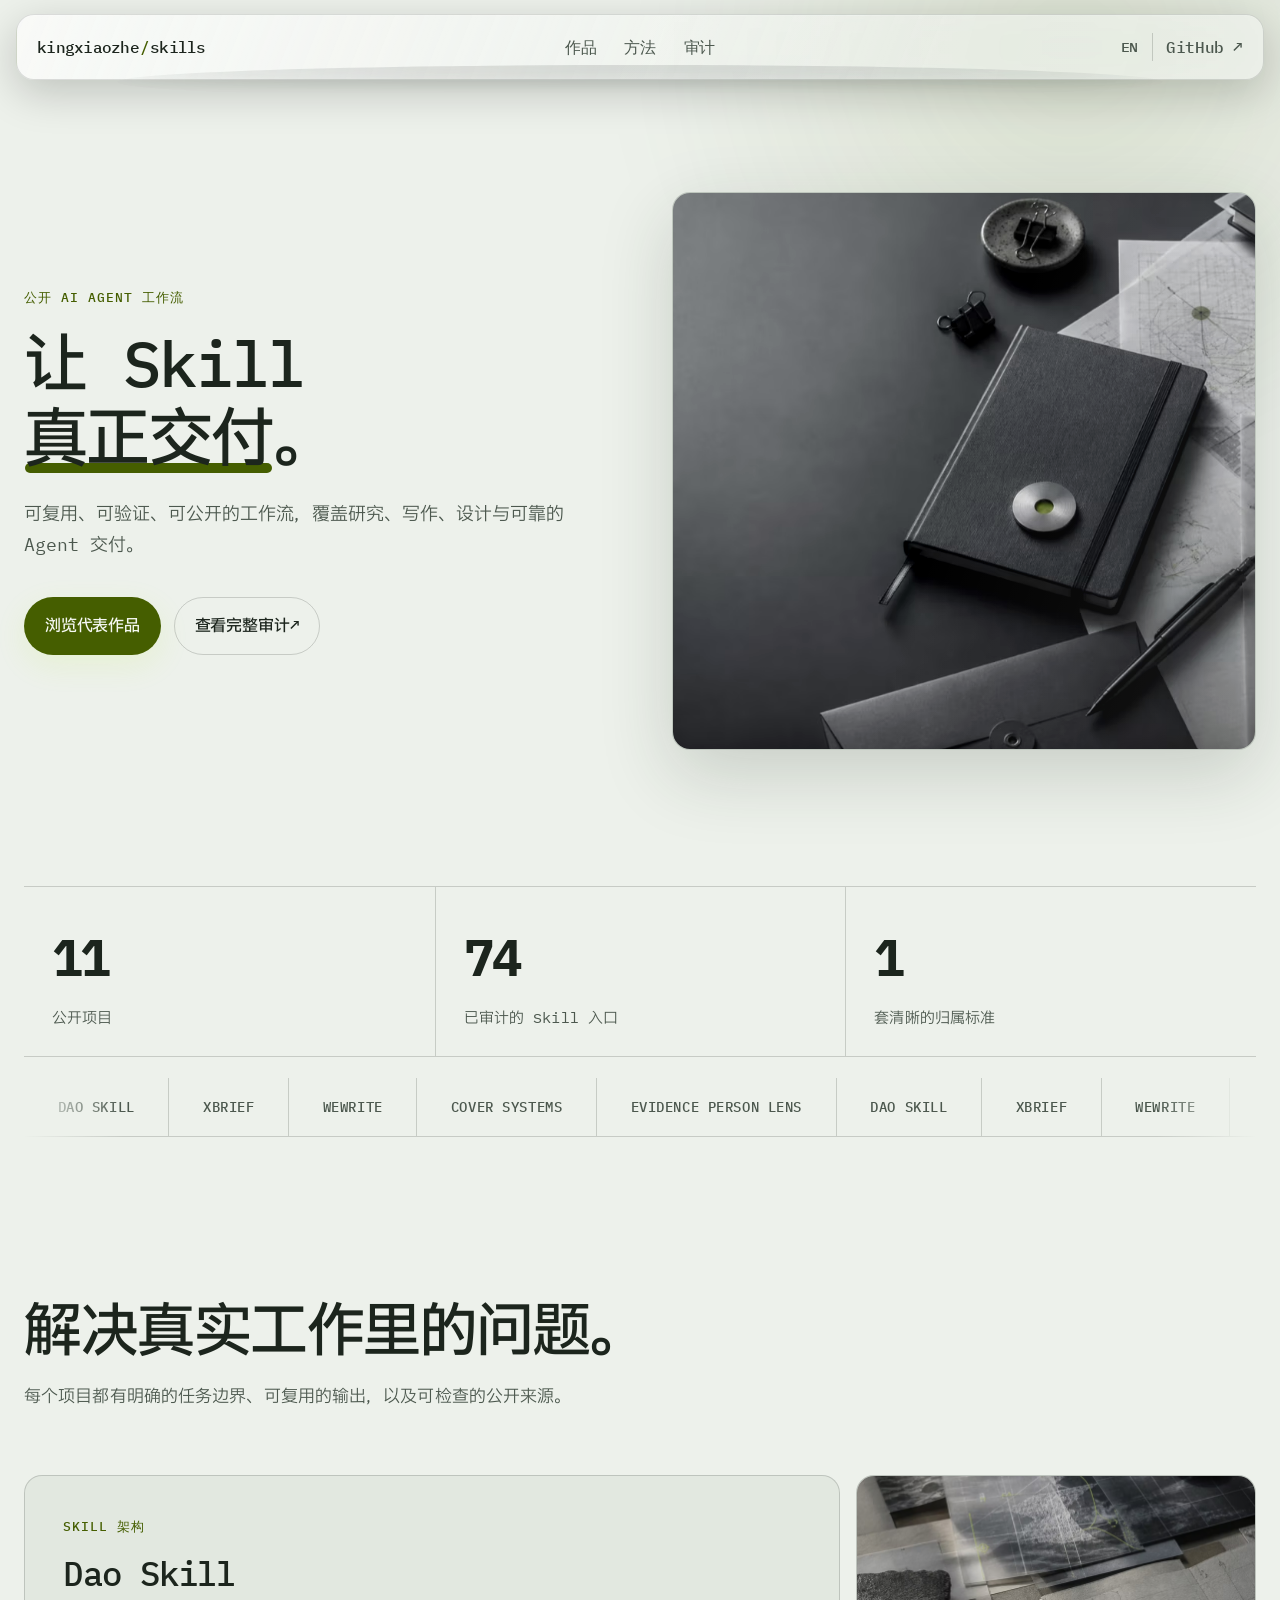
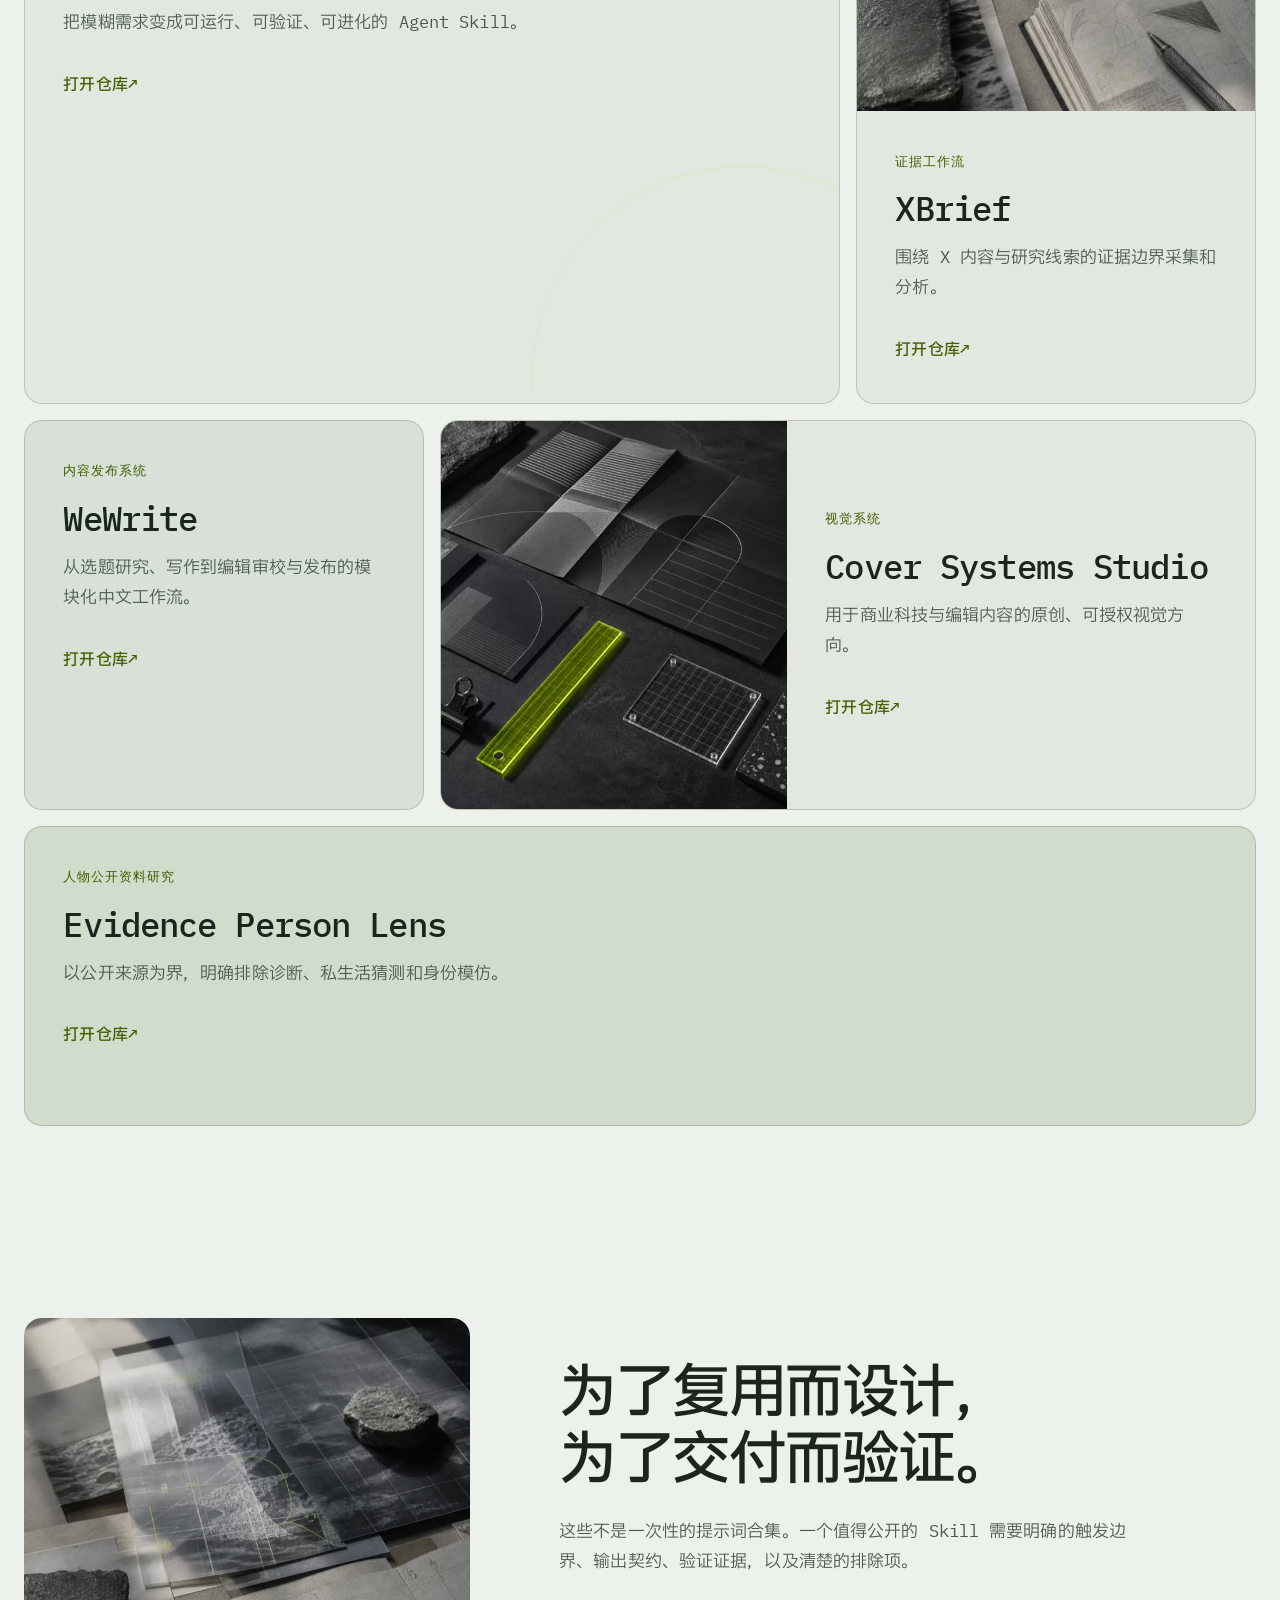
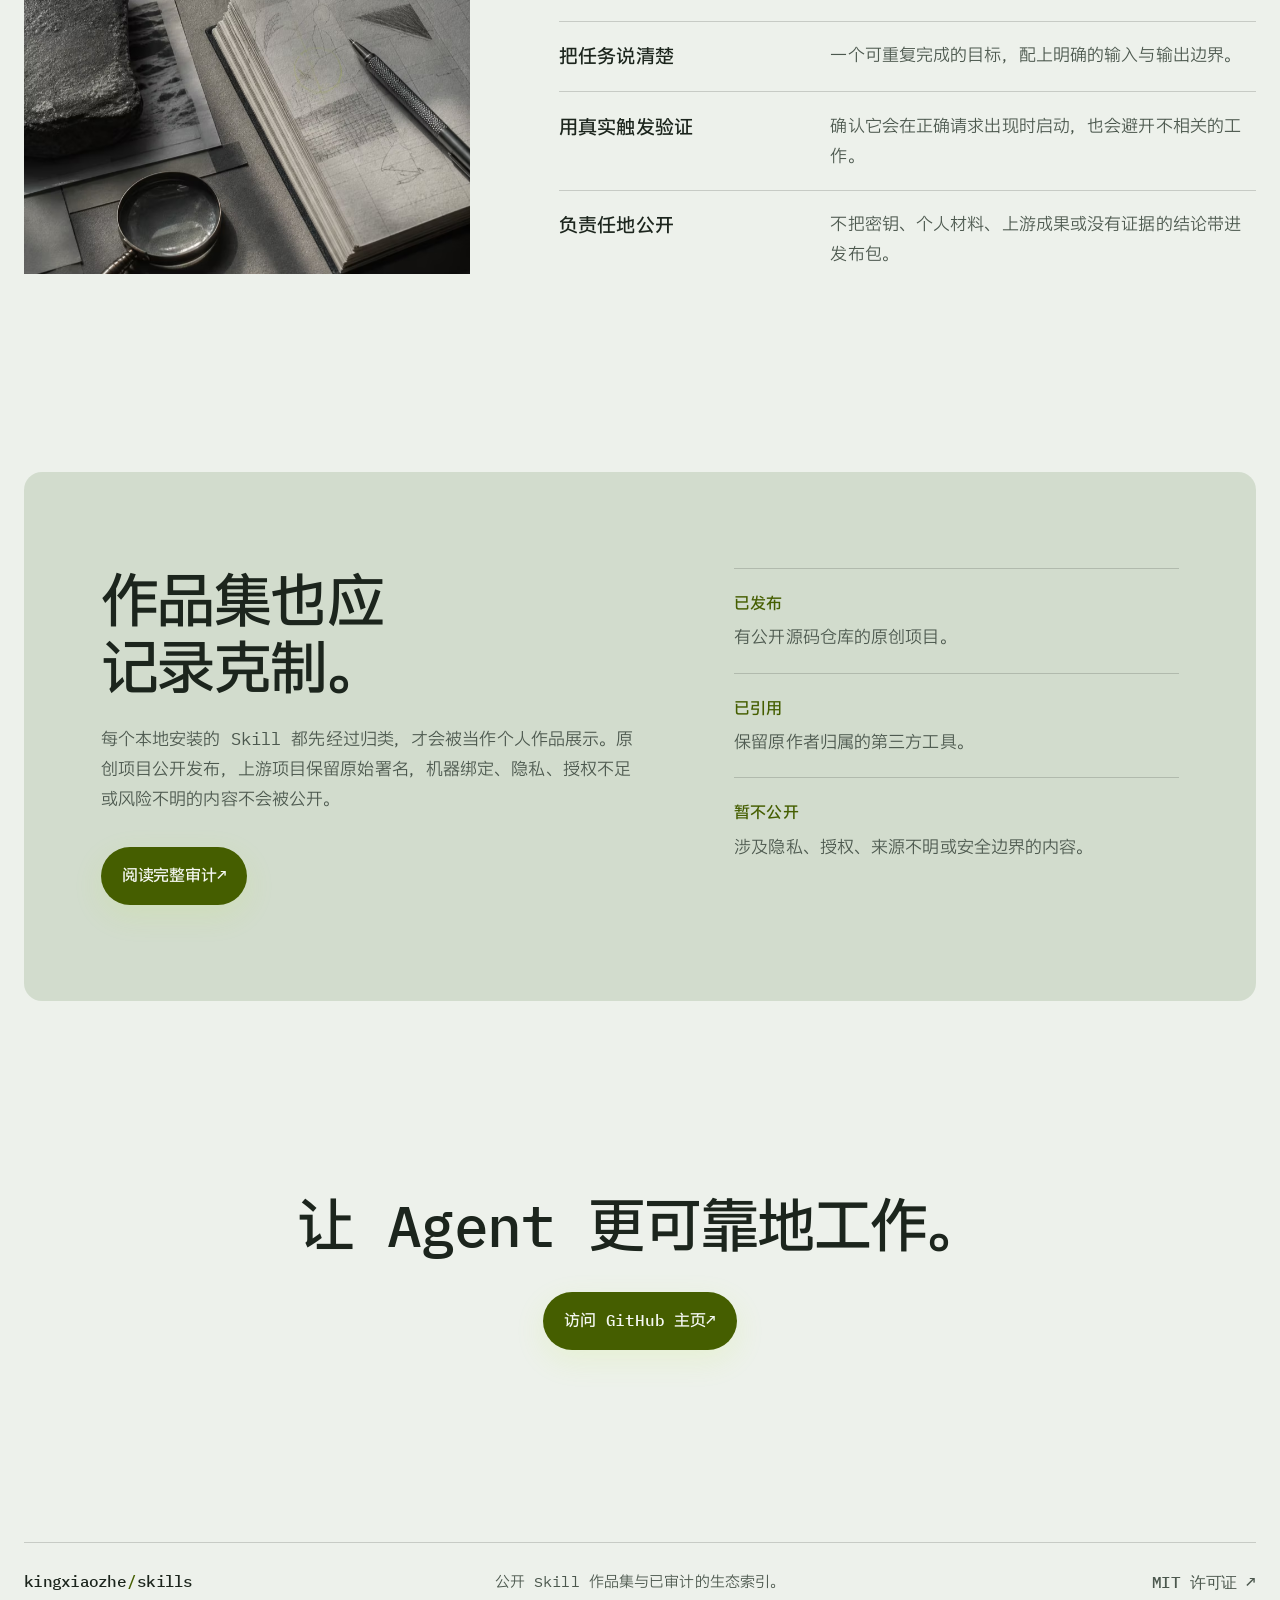
<file: site/index.html>
<!doctype html>
<html lang="zh-CN">
  <head>
    <meta charset="utf-8">
    <meta name="viewport" content="width=device-width, initial-scale=1">
    <meta name="description" content="kingxiaozhe 的公开 AI Agent Skill 作品集。可复用、可验证、可公开的工作流。">
    <meta name="theme-color" content="#161a18">
    <meta property="og:title" content="kingxiaozhe - Skill Systems">
    <meta property="og:description" content="可复用、可验证、可公开的 AI Agent 工作流。">
    <meta property="og:image" content="assets/hero-workflow-desk.png">
    <meta property="og:locale" content="zh_CN">
    <meta property="og:locale:alternate" content="en_US">
    <meta property="og:type" content="website">
    <meta name="twitter:card" content="summary_large_image">
    <link rel="icon" href="assets/favicon.png" type="image/png">
    <link rel="preload" href="assets/fonts/ibm-plex-mono-medium.woff2" as="font" type="font/woff2" crossorigin>
    <link rel="preload" href="assets/fonts/ibm-plex-sans-sc-site-medium.woff2" as="font" type="font/woff2" crossorigin>
    <link rel="preload" href="assets/fonts/ibm-plex-sans-sc-site-regular.woff2" as="font" type="font/woff2" crossorigin>
    <link rel="stylesheet" href="styles.css">
    <link rel="stylesheet" href="experience.css">
    <title>kingxiaozhe - Skill Systems</title>
  </head>
  <body>
    <a class="skip-link" href="#main">跳到主要内容</a>
    <header class="site-header">
      <a class="wordmark" href="#top">kingxiaozhe<span>/</span>skills</a>
      <nav aria-label="主导航"><a href="#work">作品</a><a href="#method">方法</a><a href="#audit">审计</a></nav>
      <div class="header-actions"><a class="language-switch" href="en/" lang="en">EN</a><a class="header-link" href="https://github.com/kingxiaozhe" target="_blank" rel="noreferrer">GitHub <span aria-hidden="true">↗</span></a></div>
    </header>

    <main id="main">
      <section class="hero" id="top" aria-labelledby="hero-title">
        <div class="hero-copy reveal">
          <p class="eyebrow">公开 AI Agent 工作流</p>
          <h1 id="hero-title">让 Skill <span class="accent-word">真正交付</span>。</h1>
          <p class="hero-summary">可复用、可验证、可公开的工作流，覆盖研究、写作、设计与可靠的 Agent 交付。</p>
          <div class="hero-actions"><a class="button button-primary" href="#work">浏览代表作品</a><a class="button button-secondary" href="https://github.com/kingxiaozhe/codex-skill-portfolio" target="_blank" rel="noreferrer">查看完整审计 <span aria-hidden="true">↗</span></a></div>
        </div>
        <figure class="hero-image reveal reveal-delay"><img src="assets/hero-workflow-desk.avif" width="1200" height="750" fetchpriority="high" decoding="async" alt="深色研究工作台上摆放着笔记本、图纸与绿色金属标记。"></figure>
      </section>

      <section class="proof" aria-label="作品集事实"><div><strong>11</strong><span>公开项目</span></div><div><strong>74</strong><span>已审计的 Skill 入口</span></div><div><strong>1</strong><span>套清晰的归属标准</span></div></section>

      <section class="skill-rail" aria-label="公开项目索引"><div class="skill-rail-track"><div class="skill-rail-group"><span>DAO SKILL</span><span>XBRIEF</span><span>WEWRITE</span><span>COVER SYSTEMS</span><span>EVIDENCE PERSON LENS</span></div><div class="skill-rail-group" aria-hidden="true"><span>DAO SKILL</span><span>XBRIEF</span><span>WEWRITE</span><span>COVER SYSTEMS</span><span>EVIDENCE PERSON LENS</span></div></div></section>

      <section class="work-section" id="work" aria-labelledby="work-title">
        <div class="section-intro"><h2 id="work-title">解决真实工作里的问题。</h2><p>每个项目都有明确的任务边界、可复用的输出，以及可检查的公开来源。</p></div>
        <div class="project-grid">
          <article class="project project-featured direction-graph"><div class="project-content"><p class="project-kind">Skill 架构</p><h3>Dao Skill</h3><p>把模糊需求变成可运行、可验证、可进化的 Agent Skill。</p><a href="https://github.com/kingxiaozhe/dao-skill" target="_blank" rel="noreferrer">打开仓库 <span aria-hidden="true">↗</span></a></div></article>
          <article class="project project-image-card"><img src="assets/evidence-materials.avif" width="800" height="999" loading="lazy" decoding="async" alt="层叠的研究材料、技术标记与放大镜。"><div class="project-content"><p class="project-kind">证据工作流</p><h3>XBrief</h3><p>围绕 X 内容与研究线索的证据边界采集和分析。</p><a href="https://github.com/kingxiaozhe/xbrief" target="_blank" rel="noreferrer">打开仓库 <span aria-hidden="true">↗</span></a></div></article>
          <article class="project project-neutral"><div class="project-content"><p class="project-kind">内容发布系统</p><h3>WeWrite</h3><p>从选题研究、写作到编辑审校与发布的模块化中文工作流。</p><a href="https://github.com/kingxiaozhe/wewrite" target="_blank" rel="noreferrer">打开仓库 <span aria-hidden="true">↗</span></a></div></article>
          <article class="project project-image-wide"><img src="assets/visual-systems.avif" width="1000" height="666" loading="lazy" decoding="async" alt="深色桌面上的抽象印刷品、透明网格和绿色尺子。"><div class="project-content"><p class="project-kind">视觉系统</p><h3>Cover Systems Studio</h3><p>用于商业科技与编辑内容的原创、可授权视觉方向。</p><a href="https://github.com/kingxiaozhe/cover-systems-studio" target="_blank" rel="noreferrer">打开仓库 <span aria-hidden="true">↗</span></a></div></article>
          <article class="project project-accent"><div class="project-content"><p class="project-kind">人物公开资料研究</p><h3>Evidence Person Lens</h3><p>以公开来源为界，明确排除诊断、私生活猜测和身份模仿。</p><a href="https://github.com/kingxiaozhe/evidence-person-lens" target="_blank" rel="noreferrer">打开仓库 <span aria-hidden="true">↗</span></a></div></article>
        </div>
      </section>

      <section class="method-section" id="method" aria-labelledby="method-title"><div class="method-visual"><img src="assets/evidence-materials.avif" width="800" height="999" loading="lazy" decoding="async" alt="桌面上层叠摆放着研究用材料。"></div><div class="method-copy"><h2 id="method-title">为了复用而设计，为了交付而验证。</h2><p>这些不是一次性的提示词合集。一个值得公开的 Skill 需要明确的触发边界、输出契约、验证证据，以及清楚的排除项。</p><ol class="method-list"><li><strong>把任务说清楚</strong><span>一个可重复完成的目标，配上明确的输入与输出边界。</span></li><li><strong>用真实触发验证</strong><span>确认它会在正确请求出现时启动，也会避开不相关的工作。</span></li><li><strong>负责任地公开</strong><span>不把密钥、个人材料、上游成果或没有证据的结论带进发布包。</span></li></ol></div></section>

      <section class="audit-section" id="audit" aria-labelledby="audit-title"><div class="audit-copy"><h2 id="audit-title">作品集也应记录克制。</h2><p>每个本地安装的 Skill 都先经过归类，才会被当作个人作品展示。原创项目公开发布，上游项目保留原始署名，机器绑定、隐私、授权不足或风险不明的内容不会被公开。</p><a class="button button-primary" href="https://github.com/kingxiaozhe/codex-skill-portfolio" target="_blank" rel="noreferrer">阅读完整审计 <span aria-hidden="true">↗</span></a></div><dl class="audit-list"><div><dt>已发布</dt><dd>有公开源码仓库的原创项目。</dd></div><div><dt>已引用</dt><dd>保留原作者归属的第三方工具。</dd></div><div><dt>暂不公开</dt><dd>涉及隐私、授权、来源不明或安全边界的内容。</dd></div></dl></section>
      <section class="closing" aria-labelledby="closing-title"><h2 id="closing-title">让 Agent 更可靠地工作。</h2><a class="button button-primary" href="https://github.com/kingxiaozhe" target="_blank" rel="noreferrer">访问 GitHub 主页 <span aria-hidden="true">↗</span></a></section>
    </main>
    <footer><a class="wordmark" href="#top">kingxiaozhe<span>/</span>skills</a><p>公开 Skill 作品集与已审计的生态索引。</p><a href="https://github.com/kingxiaozhe/codex-skill-portfolio/blob/main/LICENSE" target="_blank" rel="noreferrer">MIT 许可证 <span aria-hidden="true">↗</span></a></footer>
  </body>
</html>
</file>
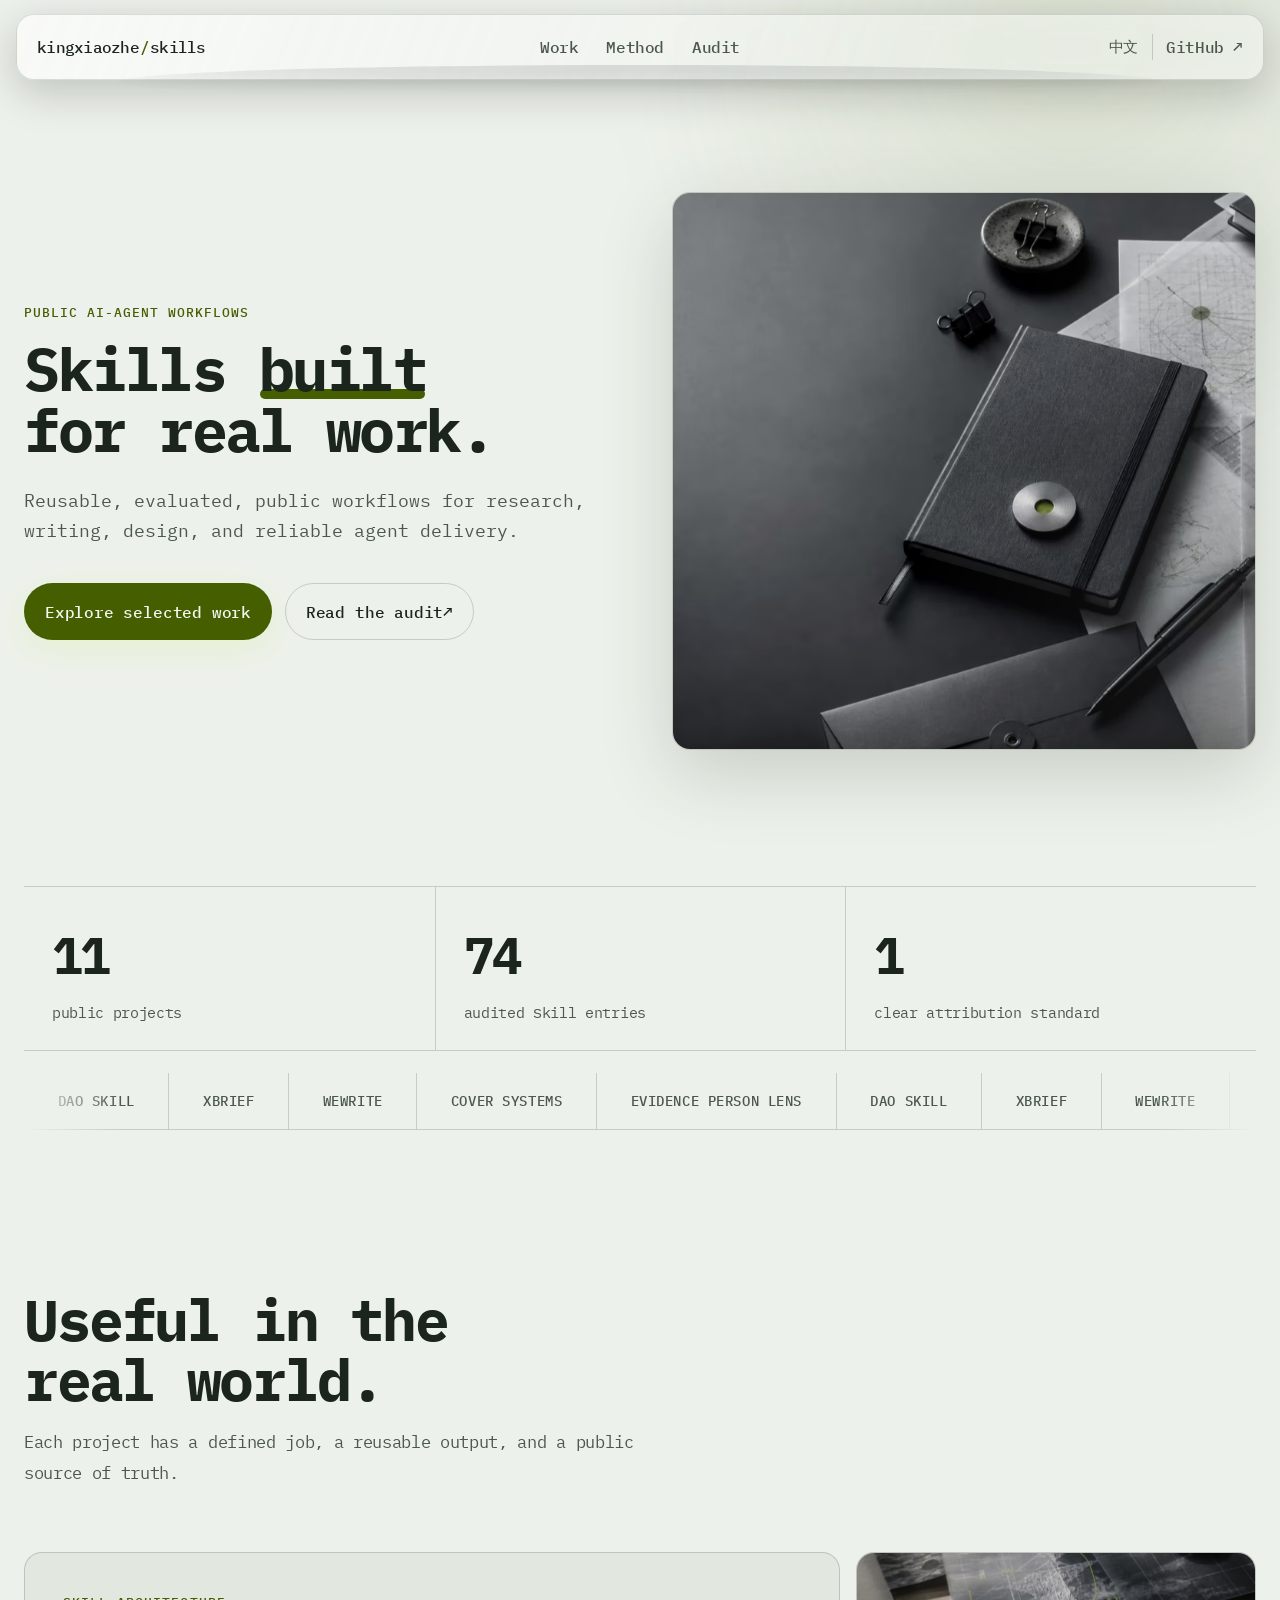
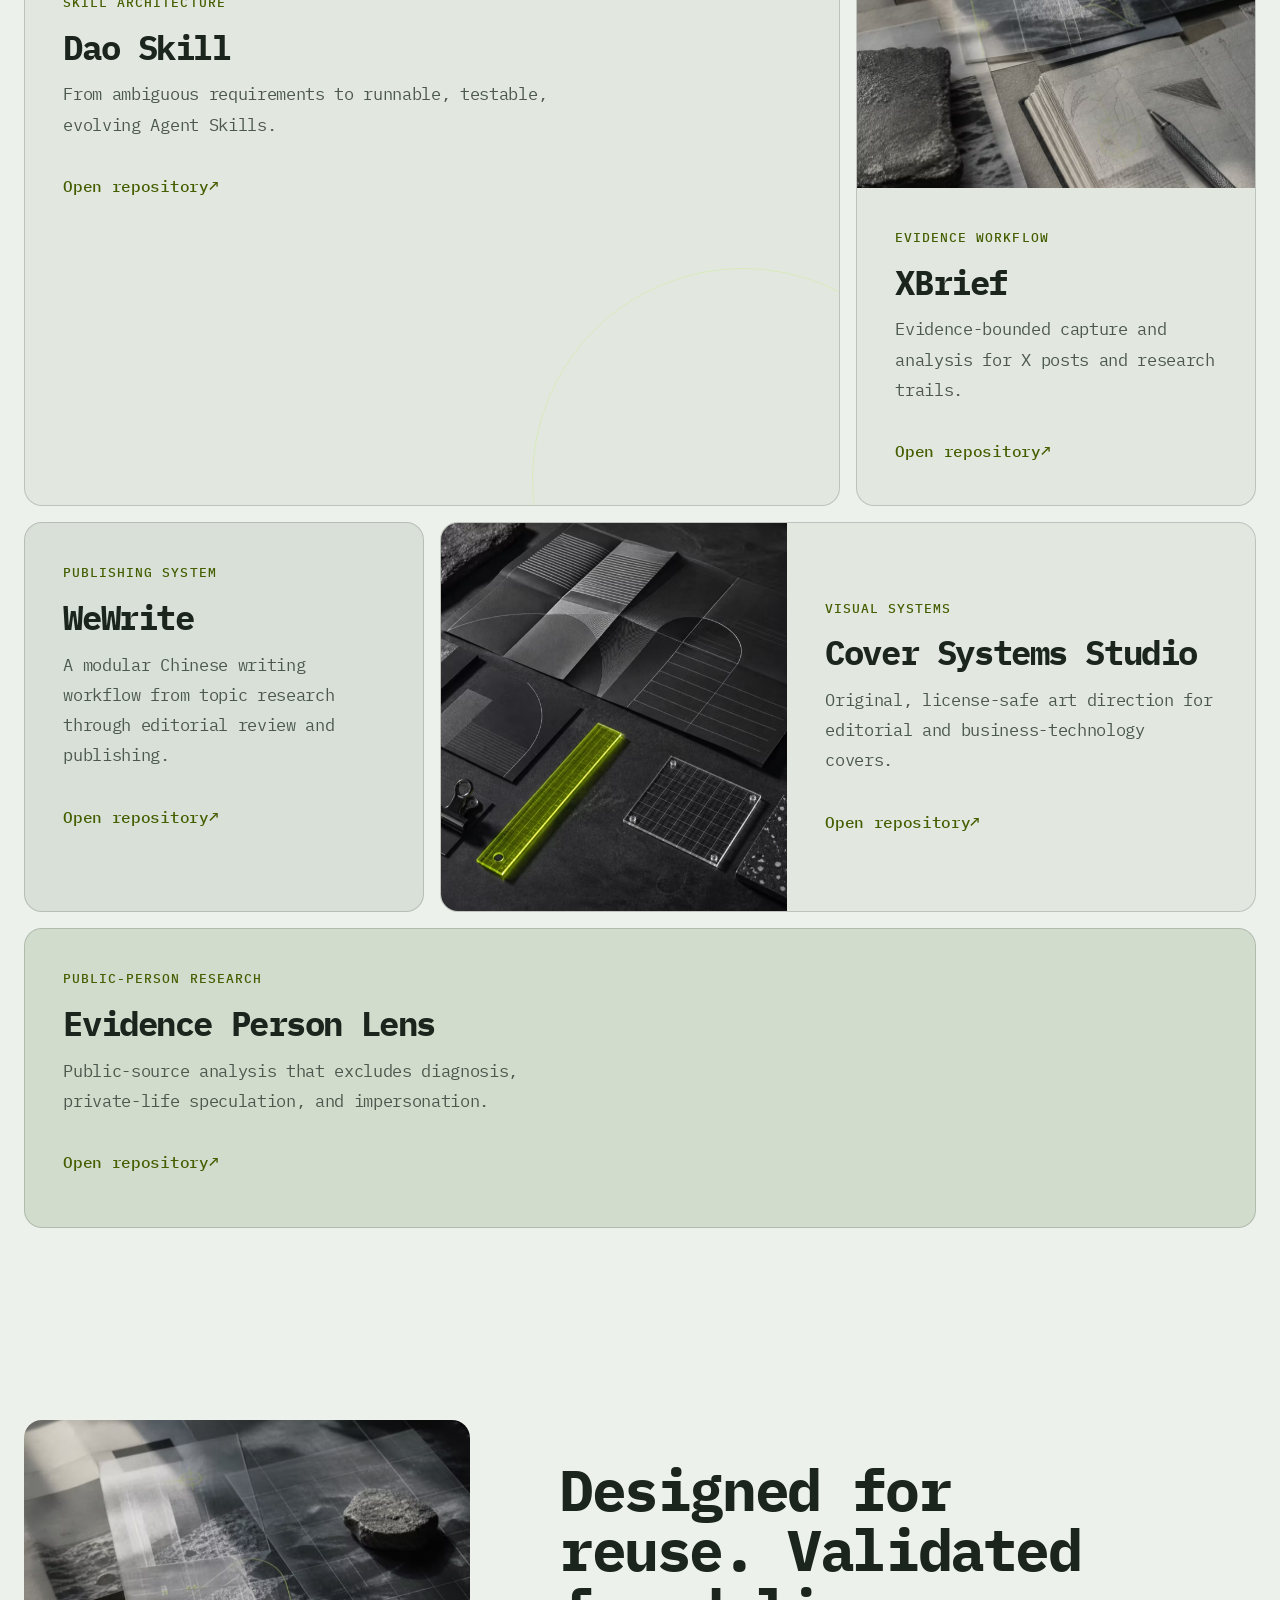
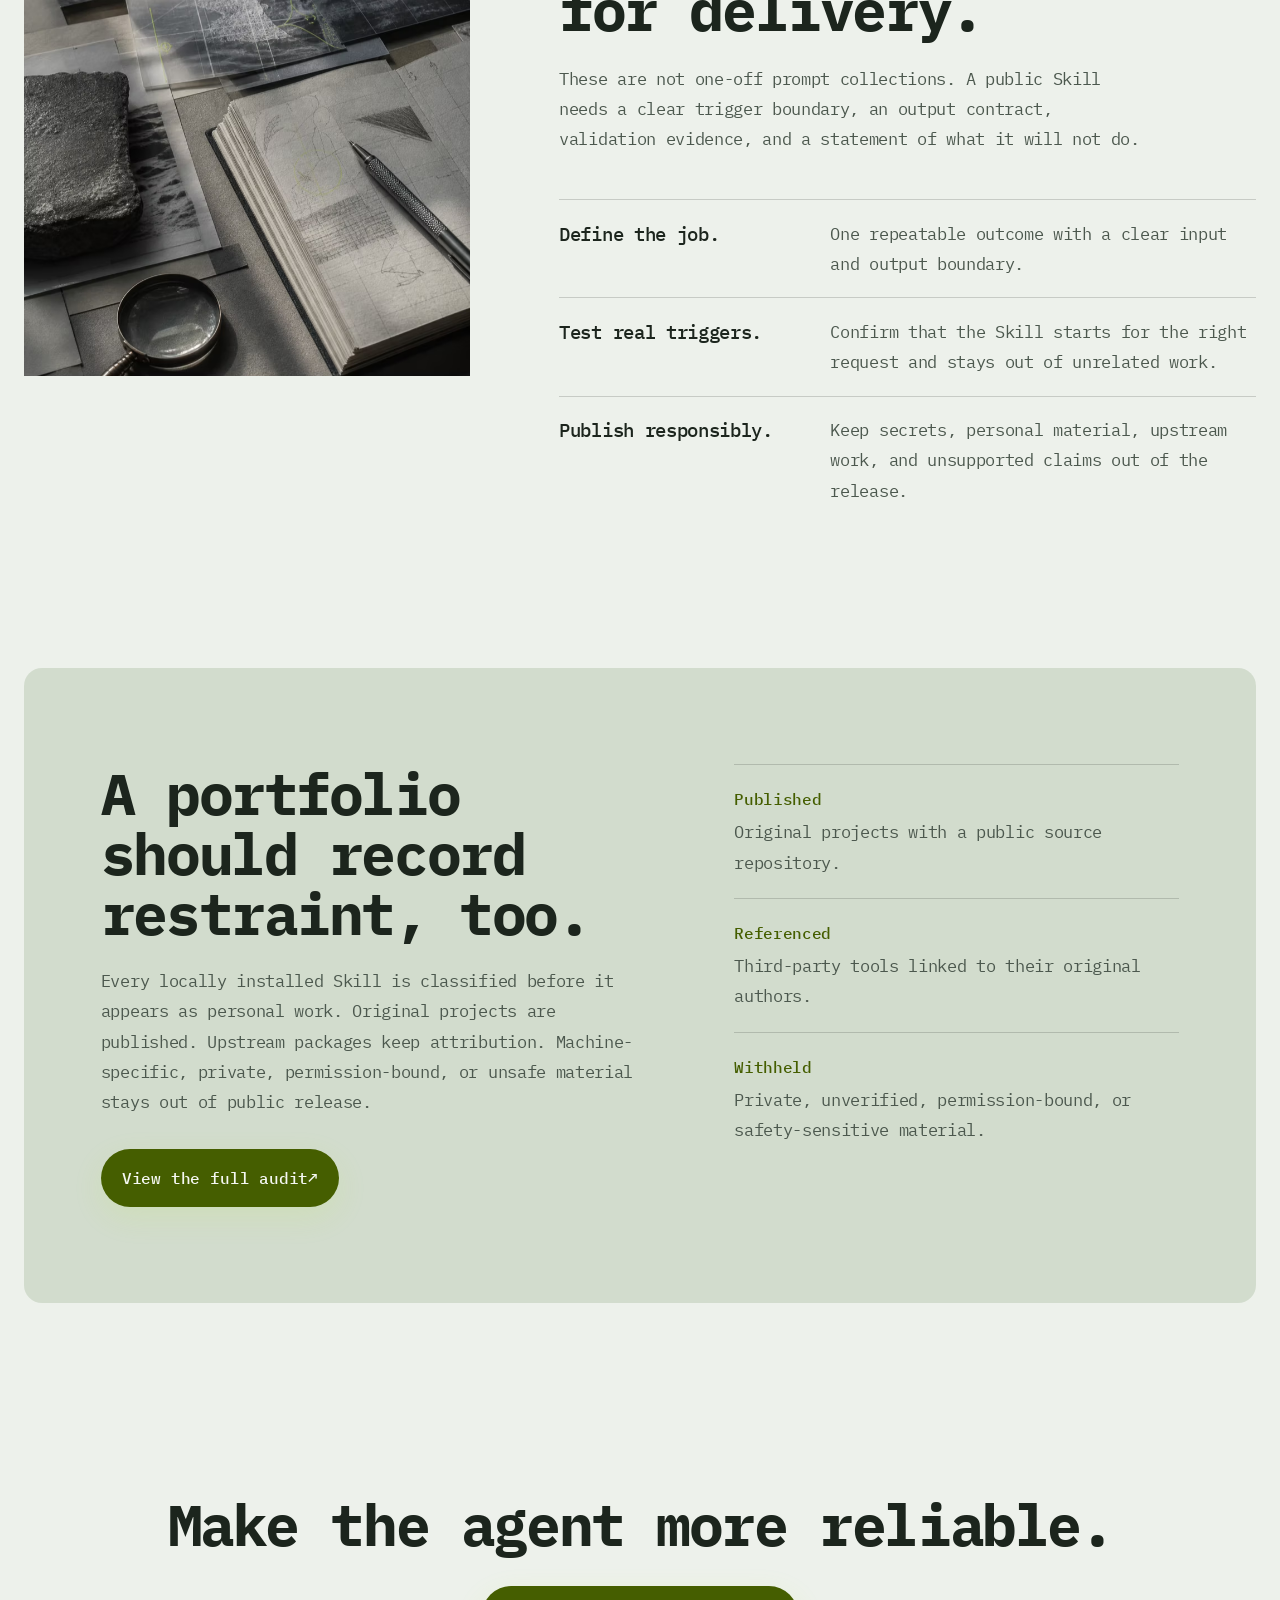
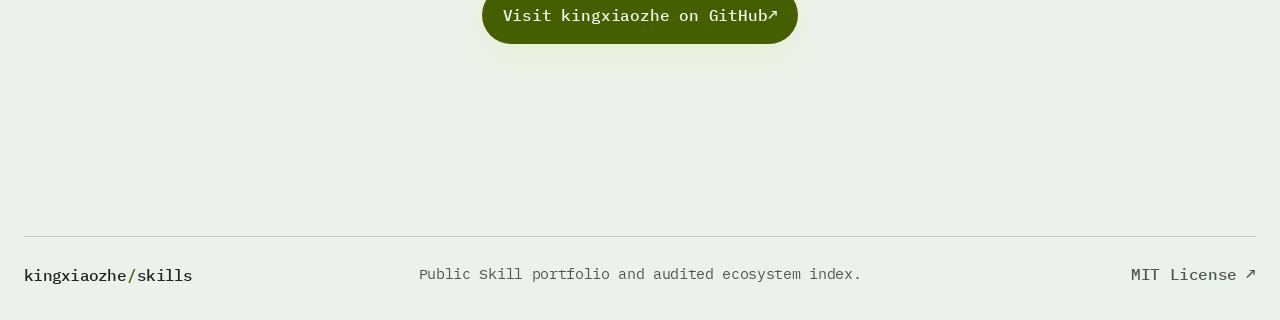
<file: site/en/index.html>
<!doctype html>
<html lang="en">
  <head>
    <meta charset="utf-8">
    <meta name="viewport" content="width=device-width, initial-scale=1">
    <meta name="description" content="A public portfolio of reusable, evaluated AI agent workflows by kingxiaozhe.">
    <meta name="theme-color" content="#161a18">
    <meta property="og:title" content="kingxiaozhe - Skill Systems">
    <meta property="og:description" content="Reusable, evaluated, public workflows for research, writing, design, and reliable agent delivery.">
    <meta property="og:image" content="../assets/hero-workflow-desk.png">
    <meta property="og:locale" content="en_US">
    <meta property="og:locale:alternate" content="zh_CN">
    <meta property="og:type" content="website">
    <meta name="twitter:card" content="summary_large_image">
    <link rel="icon" href="../assets/favicon.png" type="image/png">
    <link rel="preload" href="../assets/fonts/ibm-plex-mono-bold.woff2" as="font" type="font/woff2" crossorigin>
    <link rel="stylesheet" href="../styles.css">
    <link rel="stylesheet" href="../experience.css">
    <title>kingxiaozhe - Skill Systems</title>
  </head>
  <body>
    <a class="skip-link" href="#main">Skip to content</a>
    <header class="site-header">
      <a class="wordmark" href="#top">kingxiaozhe<span>/</span>skills</a>
      <nav aria-label="Primary navigation"><a href="#work">Work</a><a href="#method">Method</a><a href="#audit">Audit</a></nav>
      <div class="header-actions"><a class="language-switch" href="../" lang="zh-CN">中文</a><a class="header-link" href="https://github.com/kingxiaozhe" target="_blank" rel="noreferrer">GitHub <span aria-hidden="true">↗</span></a></div>
    </header>

    <main id="main">
      <section class="hero" id="top" aria-labelledby="hero-title"><div class="hero-copy reveal"><p class="eyebrow">Public AI-agent workflows</p><h1 id="hero-title">Skills <span class="accent-word">built</span> for real work.</h1><p class="hero-summary">Reusable, evaluated, public workflows for research, writing, design, and reliable agent delivery.</p><div class="hero-actions"><a class="button button-primary" href="#work">Explore selected work</a><a class="button button-secondary" href="https://github.com/kingxiaozhe/codex-skill-portfolio" target="_blank" rel="noreferrer">Read the audit <span aria-hidden="true">↗</span></a></div></div><figure class="hero-image reveal reveal-delay"><img src="../assets/hero-workflow-desk.avif" width="1200" height="750" fetchpriority="high" decoding="async" alt="A dark research desk with notebooks, diagrams, and a lime-green metal token."></figure></section>

      <section class="proof" aria-label="Portfolio facts"><div><strong>11</strong><span>public projects</span></div><div><strong>74</strong><span>audited Skill entries</span></div><div><strong>1</strong><span>clear attribution standard</span></div></section>

      <section class="skill-rail" aria-label="Public project index"><div class="skill-rail-track"><div class="skill-rail-group"><span>DAO SKILL</span><span>XBRIEF</span><span>WEWRITE</span><span>COVER SYSTEMS</span><span>EVIDENCE PERSON LENS</span></div><div class="skill-rail-group" aria-hidden="true"><span>DAO SKILL</span><span>XBRIEF</span><span>WEWRITE</span><span>COVER SYSTEMS</span><span>EVIDENCE PERSON LENS</span></div></div></section>

      <section class="work-section" id="work" aria-labelledby="work-title"><div class="section-intro"><h2 id="work-title">Useful in the real world.</h2><p>Each project has a defined job, a reusable output, and a public source of truth.</p></div><div class="project-grid">
        <article class="project project-featured direction-graph"><div class="project-content"><p class="project-kind">Skill architecture</p><h3>Dao Skill</h3><p>From ambiguous requirements to runnable, testable, evolving Agent Skills.</p><a href="https://github.com/kingxiaozhe/dao-skill" target="_blank" rel="noreferrer">Open repository <span aria-hidden="true">↗</span></a></div></article>
        <article class="project project-image-card"><img src="../assets/evidence-materials.avif" width="800" height="999" loading="lazy" decoding="async" alt="Layered research materials with technical markings and a magnifying glass."><div class="project-content"><p class="project-kind">Evidence workflow</p><h3>XBrief</h3><p>Evidence-bounded capture and analysis for X posts and research trails.</p><a href="https://github.com/kingxiaozhe/xbrief" target="_blank" rel="noreferrer">Open repository <span aria-hidden="true">↗</span></a></div></article>
        <article class="project project-neutral"><div class="project-content"><p class="project-kind">Publishing system</p><h3>WeWrite</h3><p>A modular Chinese writing workflow from topic research through editorial review and publishing.</p><a href="https://github.com/kingxiaozhe/wewrite" target="_blank" rel="noreferrer">Open repository <span aria-hidden="true">↗</span></a></div></article>
        <article class="project project-image-wide"><img src="../assets/visual-systems.avif" width="1000" height="666" loading="lazy" decoding="async" alt="A dark visual design workspace with abstract paper forms and a lime-green ruler."><div class="project-content"><p class="project-kind">Visual systems</p><h3>Cover Systems Studio</h3><p>Original, license-safe art direction for editorial and business-technology covers.</p><a href="https://github.com/kingxiaozhe/cover-systems-studio" target="_blank" rel="noreferrer">Open repository <span aria-hidden="true">↗</span></a></div></article>
        <article class="project project-accent"><div class="project-content"><p class="project-kind">Public-person research</p><h3>Evidence Person Lens</h3><p>Public-source analysis that excludes diagnosis, private-life speculation, and impersonation.</p><a href="https://github.com/kingxiaozhe/evidence-person-lens" target="_blank" rel="noreferrer">Open repository <span aria-hidden="true">↗</span></a></div></article>
      </div></section>

      <section class="method-section" id="method" aria-labelledby="method-title"><div class="method-visual"><img src="../assets/evidence-materials.avif" width="800" height="999" loading="lazy" decoding="async" alt="Research artifacts layered across a desk."></div><div class="method-copy"><h2 id="method-title">Designed for reuse. Validated for delivery.</h2><p>These are not one-off prompt collections. A public Skill needs a clear trigger boundary, an output contract, validation evidence, and a statement of what it will not do.</p><ol class="method-list"><li><strong>Define the job.</strong><span>One repeatable outcome with a clear input and output boundary.</span></li><li><strong>Test real triggers.</strong><span>Confirm that the Skill starts for the right request and stays out of unrelated work.</span></li><li><strong>Publish responsibly.</strong><span>Keep secrets, personal material, upstream work, and unsupported claims out of the release.</span></li></ol></div></section>

      <section class="audit-section" id="audit" aria-labelledby="audit-title"><div class="audit-copy"><h2 id="audit-title">A portfolio should record restraint, too.</h2><p>Every locally installed Skill is classified before it appears as personal work. Original projects are published. Upstream packages keep attribution. Machine-specific, private, permission-bound, or unsafe material stays out of public release.</p><a class="button button-primary" href="https://github.com/kingxiaozhe/codex-skill-portfolio" target="_blank" rel="noreferrer">View the full audit <span aria-hidden="true">↗</span></a></div><dl class="audit-list"><div><dt>Published</dt><dd>Original projects with a public source repository.</dd></div><div><dt>Referenced</dt><dd>Third-party tools linked to their original authors.</dd></div><div><dt>Withheld</dt><dd>Private, unverified, permission-bound, or safety-sensitive material.</dd></div></dl></section>
      <section class="closing" aria-labelledby="closing-title"><h2 id="closing-title">Make the agent more reliable.</h2><a class="button button-primary" href="https://github.com/kingxiaozhe" target="_blank" rel="noreferrer">Visit kingxiaozhe on GitHub <span aria-hidden="true">↗</span></a></section>
    </main>
    <footer><a class="wordmark" href="#top">kingxiaozhe<span>/</span>skills</a><p>Public Skill portfolio and audited ecosystem index.</p><a href="https://github.com/kingxiaozhe/codex-skill-portfolio/blob/main/LICENSE" target="_blank" rel="noreferrer">MIT License <span aria-hidden="true">↗</span></a></footer>
  </body>
</html>
</file>
<file: site/styles.css>
:root {
  color-scheme: light dark;
  --canvas: #161a18;
  --surface: #202622;
  --surface-deep: #101311;
  --surface-muted: #2b332d;
  --ink: #edf1e9;
  --ink-muted: #bac2b9;
  --line: rgba(237, 241, 233, 0.17);
  --accent: #b8ed39;
  --accent-ink: #17200b;
  --radius: 18px;
  --shadow: 0 24px 72px rgba(3, 7, 5, 0.28);
}

@media (prefers-color-scheme: light) {
  :root {
    --canvas: #edf1eb;
    --surface: #e2e8e0;
    --surface-deep: #d8e0d7;
    --surface-muted: #d2dccd;
    --ink: #1c251d;
    --ink-muted: #4c584e;
    --line: rgba(28, 37, 29, 0.18);
    --accent: #7ea914;
    --accent-ink: #111a08;
    --shadow: 0 24px 72px rgba(32, 48, 34, 0.18);
  }

  .audit-section { background: #cdd8c9; }
}

* { box-sizing: border-box; }

html { scroll-behavior: smooth; }

body {
  margin: 0;
  background: var(--canvas);
  color: var(--ink);
  font-family: "PingFang SC", "Hiragino Sans GB", "Microsoft YaHei", "Noto Sans CJK SC", "Helvetica Neue", Arial, sans-serif;
  font-size: 16px;
  line-height: 1.55;
}

html[lang="en"] body {
  font-family: -apple-system, BlinkMacSystemFont, "Avenir Next", "Segoe UI", Helvetica, Arial, sans-serif;
}

a { color: inherit; text-decoration: none; }

a:focus-visible {
  outline: 3px solid var(--accent);
  outline-offset: 4px;
}

img { display: block; max-width: 100%; }

.skip-link {
  position: fixed;
  left: 1rem;
  top: -5rem;
  z-index: 10;
  padding: 0.7rem 1rem;
  border-radius: 0.4rem;
  background: var(--accent);
  color: var(--accent-ink);
  font-weight: 700;
}

.skip-link:focus { top: 1rem; }

.site-header {
  width: min(1440px, calc(100% - 3rem));
  height: 72px;
  margin: 0 auto;
  display: grid;
  grid-template-columns: 1fr auto 1fr;
  align-items: center;
  gap: 1.5rem;
}

.wordmark {
  font-size: 0.94rem;
  font-weight: 750;
  letter-spacing: -0.04em;
}

.wordmark span { color: var(--accent); padding: 0 0.06em; }

nav { display: flex; gap: 1.4rem; }
nav a, .header-link, footer a { font-size: 0.79rem; font-weight: 650; }
nav a, .header-link, .language-switch { color: var(--ink-muted); transition: color 180ms ease; }
nav a:hover, .header-link:hover, .language-switch:hover, footer a:hover { color: var(--accent); }
.header-actions { justify-self: end; display: flex; align-items: center; gap: 0.85rem; }
.language-switch { padding-right: 0.85rem; border-right: 1px solid var(--line); font-size: 0.78rem; font-weight: 700; }

main { overflow: hidden; }

.hero,
.work-section,
.method-section,
.audit-section,
.closing {
  width: min(1440px, calc(100% - 3rem));
  margin: 0 auto;
}

.hero {
  min-height: calc(100dvh - 72px);
  display: grid;
  grid-template-columns: minmax(0, 0.88fr) minmax(420px, 1.12fr);
  align-items: center;
  gap: clamp(2.5rem, 7vw, 8.5rem);
  padding: 3.5rem 0 5rem;
}

.hero-copy { max-width: 650px; }

.eyebrow,
.project-kind {
  margin: 0 0 1rem;
  color: var(--accent);
  font-family: "SFMono-Regular", Consolas, "Liberation Mono", monospace;
  font-size: 0.69rem;
  font-weight: 700;
  letter-spacing: 0.08em;
  text-transform: uppercase;
}

h1, h2, h3, p { margin-top: 0; }

h1, h2, h3 {
  font-weight: 680;
  letter-spacing: -0.038em;
  line-height: 1.08;
  text-wrap: balance;
}

h1 {
  margin-bottom: 1.35rem;
  font-size: clamp(3.35rem, 5.7vw, 6.6rem);
}

h2 { font-size: clamp(2.25rem, 4vw, 4.45rem); }
h3 { margin-bottom: 0.85rem; font-size: clamp(1.62rem, 2.45vw, 2.75rem); }

html[lang="zh-CN"] h1,
html[lang="zh-CN"] h2,
html[lang="zh-CN"] h3 { font-weight: 620; letter-spacing: -0.025em; line-height: 1.2; }

.hero-summary {
  max-width: 530px;
  margin-bottom: 2rem;
  color: var(--ink-muted);
  font-size: 1.02rem;
  line-height: 1.75;
  text-wrap: pretty;
}

.hero-actions { display: flex; flex-wrap: wrap; gap: 0.8rem; }

.button {
  display: inline-flex;
  align-items: center;
  justify-content: center;
  min-height: 48px;
  padding: 0.8rem 1.05rem;
  border: 1px solid transparent;
  border-radius: 999px;
  font-size: 0.83rem;
  font-weight: 750;
  transition: transform 180ms ease, background 180ms ease, border-color 180ms ease;
}

.button:hover { transform: translateY(-2px); }
.button:active { transform: translateY(1px); }
.button-primary { background: var(--accent); color: var(--accent-ink); }
.button-primary:hover { background: #d1fb62; }
.button-secondary { border-color: var(--line); color: var(--ink); }
.button-secondary:hover { border-color: var(--accent); }

.hero-image {
  min-height: 560px;
  margin: 0;
  border-radius: var(--radius);
  overflow: hidden;
  box-shadow: var(--shadow);
}

.hero-image img { width: 100%; height: 100%; object-fit: cover; }

.proof {
  width: min(1440px, calc(100% - 3rem));
  margin: 0 auto;
  display: grid;
  grid-template-columns: repeat(3, 1fr);
  border-top: 1px solid var(--line);
  border-bottom: 1px solid var(--line);
}

.proof div { display: grid; gap: 0.12rem; padding: 1.25rem 1.5rem; }
.proof div + div { border-left: 1px solid var(--line); }
.proof strong { font-size: 1.95rem; letter-spacing: -0.06em; }
.proof span { color: var(--ink-muted); font-size: 0.8rem; }

.work-section { padding: 9rem 0; }
.section-intro { max-width: 660px; margin-bottom: 3rem; }
.section-intro h2 { margin-bottom: 1.1rem; }
.section-intro > p:last-child { max-width: 520px; color: var(--ink-muted); }

.project-grid {
  display: grid;
  grid-template-columns: repeat(12, minmax(0, 1fr));
  gap: 1rem;
}

.project {
  position: relative;
  min-height: 340px;
  overflow: hidden;
  border: 1px solid var(--line);
  border-radius: var(--radius);
  background: var(--surface);
}

.project-content { position: relative; z-index: 1; padding: clamp(1.5rem, 3vw, 2.75rem); }
.project-content > p:not(.project-kind) { max-width: 32rem; color: var(--ink-muted); }
.project a { display: inline-flex; margin-top: 1rem; color: var(--accent); font-size: 0.83rem; font-weight: 750; }
.project a:hover { color: #d1fb62; }

.project-featured { grid-column: span 8; min-height: 500px; }
.project-image-card { grid-column: span 4; min-height: 500px; display: grid; grid-template-rows: 235px auto; }
.project-neutral { grid-column: span 4; background: var(--surface-deep); }
.project-image-wide { grid-column: span 8; min-height: 390px; display: grid; grid-template-columns: minmax(240px, 0.85fr) minmax(0, 1.15fr); }
.project-accent { grid-column: span 12; min-height: 300px; background: var(--surface-muted); }

.project-image-card > img,
.project-image-wide > img { width: 100%; height: 100%; object-fit: cover; }
.project-image-wide .project-content { align-self: center; }

.direction-graph::before,
.direction-graph::after {
  content: "";
  position: absolute;
  border: 1px solid rgba(184, 237, 57, 0.22);
  border-radius: 50%;
}
.direction-graph::before { width: 420px; height: 420px; right: -115px; bottom: -185px; }
.direction-graph::after { width: 230px; height: 230px; right: 17%; top: -110px; }

.method-section {
  display: grid;
  grid-template-columns: minmax(260px, 0.78fr) minmax(0, 1.22fr);
  gap: clamp(2rem, 7vw, 9rem);
  align-items: start;
  padding: 2rem 0 9rem;
}

.method-visual { min-height: 610px; border-radius: var(--radius); overflow: hidden; }
.method-visual img { width: 100%; height: 100%; object-fit: cover; }
.method-copy { max-width: 700px; padding-top: 2.5rem; }
.method-copy h2 { margin-bottom: 1.5rem; }
.method-copy > p:not(.eyebrow) { max-width: 590px; color: var(--ink-muted); }

.method-list { margin: 2.8rem 0 0; padding: 0; list-style: none; }
.method-list li { display: grid; grid-template-columns: minmax(160px, 0.75fr) minmax(0, 1.25fr); gap: 1rem; padding: 1.15rem 0; border-top: 1px solid var(--line); }
.method-list strong { font-size: 1.05rem; }
.method-list span { color: var(--ink-muted); }

.audit-section {
  display: grid;
  grid-template-columns: minmax(0, 1.1fr) minmax(280px, 0.9fr);
  gap: clamp(2rem, 7vw, 9rem);
  padding: 6rem clamp(1.5rem, 6vw, 7rem);
  border-radius: var(--radius);
  background: #252d24;
}

.audit-copy h2 { margin-bottom: 1.4rem; }
.audit-copy > p:not(.eyebrow) { max-width: 620px; margin-bottom: 2rem; color: var(--ink-muted); }
.audit-list { margin: 0; }
.audit-list div { padding: 1.25rem 0; border-top: 1px solid var(--line); }
.audit-list dt { margin-bottom: 0.3rem; color: var(--accent); font-size: 0.92rem; font-weight: 750; }
.audit-list dd { margin: 0; color: var(--ink-muted); }

.closing { padding: 10rem 0; text-align: center; }
.closing .eyebrow { margin-bottom: 1.2rem; }
.closing h2 { margin-bottom: 2rem; }

footer {
  width: min(1440px, calc(100% - 3rem));
  margin: 0 auto;
  display: grid;
  grid-template-columns: 1fr auto 1fr;
  gap: 1rem;
  align-items: center;
  padding: 1.5rem 0 2rem;
  border-top: 1px solid var(--line);
}

footer p { margin: 0; color: var(--ink-muted); font-size: 0.77rem; text-align: center; }
footer > a:last-child { justify-self: end; color: var(--ink-muted); }

.reveal { animation: reveal 680ms cubic-bezier(.16, 1, .3, 1) both; }
.reveal-delay { animation-delay: 110ms; }
@keyframes reveal { from { opacity: 0; transform: translateY(20px); } to { opacity: 1; transform: translateY(0); } }

@media (prefers-reduced-motion: reduce) {
  html { scroll-behavior: auto; }
  *, *::before, *::after { animation-duration: 0.001ms !important; transition-duration: 0.001ms !important; }
}

@media (max-width: 900px) {
  .hero { grid-template-columns: 1fr; gap: 2.5rem; padding-top: 2.5rem; }
  .hero-image { min-height: 400px; }
  .project-featured, .project-image-wide, .project-neutral, .project-image-card { grid-column: span 6; }
  .project-image-wide { grid-template-columns: 1fr; grid-template-rows: 240px auto; }
  .project-accent { grid-column: span 12; }
  .method-section, .audit-section { grid-template-columns: 1fr; }
  .method-visual { min-height: 460px; }
}

@media (max-width: 640px) {
  .site-header, .hero, .work-section, .method-section, .audit-section, .closing, footer, .proof { width: min(100% - 2rem, 1440px); }
  .site-header { grid-template-columns: 1fr auto; gap: 0.75rem; }
  .site-header nav { display: none; }
  .hero { min-height: auto; padding: 3rem 0 4.5rem; }
  h1 { font-size: clamp(2.75rem, 12vw, 4.25rem); }
  h2 { font-size: clamp(2.15rem, 10vw, 3.5rem); }
  .hero-image { min-height: 320px; }
  .proof { grid-template-columns: 1fr; }
  .proof div + div { border-left: 0; border-top: 1px solid var(--line); }
  .work-section { padding: 6rem 0; }
  .project-grid { grid-template-columns: 1fr; }
  .project-featured, .project-image-wide, .project-neutral, .project-image-card, .project-accent { grid-column: auto; min-height: 330px; }
  .project-image-card { min-height: 0; grid-template-rows: 260px auto; }
  .project-image-wide { min-height: 0; grid-template-rows: 240px auto; }
  .method-section { gap: 2rem; padding-bottom: 6rem; }
  .method-visual { min-height: 380px; }
  .method-copy { padding-top: 0; }
  .method-list li { grid-template-columns: 1fr; gap: 0.3rem; }
  .audit-section { padding: 3rem 1.5rem; }
  .closing { padding: 7rem 0; text-align: left; }
  footer { grid-template-columns: 1fr; padding-bottom: 1.5rem; }
  footer p { text-align: left; }
  footer > a:last-child { justify-self: start; }
}
</file>
<file: site/experience.css>
@font-face {
  font-family: "IBM Plex Mono Portfolio";
  src: url("assets/fonts/ibm-plex-mono-regular.woff2") format("woff2");
  font-style: normal;
  font-weight: 400;
  font-display: swap;
}

@font-face {
  font-family: "IBM Plex Mono Portfolio";
  src: url("assets/fonts/ibm-plex-mono-medium.woff2") format("woff2");
  font-style: normal;
  font-weight: 500;
  font-display: swap;
}

@font-face {
  font-family: "IBM Plex Mono Portfolio";
  src: url("assets/fonts/ibm-plex-mono-bold.woff2") format("woff2");
  font-style: normal;
  font-weight: 700;
  font-display: swap;
}

@font-face {
  font-family: "IBM Plex Sans SC Portfolio";
  src: url("assets/fonts/ibm-plex-sans-sc-site-regular.woff2") format("woff2");
  font-style: normal;
  font-weight: 400;
  font-display: swap;
}

@font-face {
  font-family: "IBM Plex Sans SC Portfolio";
  src: url("assets/fonts/ibm-plex-sans-sc-site-medium.woff2") format("woff2");
  font-style: normal;
  font-weight: 500;
  font-display: swap;
}

:root {
  --font-code: "IBM Plex Mono Portfolio", "SFMono-Regular", Consolas, monospace;
  --font-cjk: "IBM Plex Mono Portfolio", "IBM Plex Sans SC Portfolio", "PingFang SC", "Hiragino Sans GB", "Microsoft YaHei UI", sans-serif;
  --glass: rgb(19 24 21 / 0.72);
  --glass-edge: rgb(239 246 236 / 0.14);
  --glass-highlight: rgb(255 255 255 / 0.09);
  --ambient: rgb(184 237 57 / 0.16);
  --ease-out: cubic-bezier(0.16, 1, 0.3, 1);
}

@media (prefers-color-scheme: light) {
  :root {
    --glass: rgb(237 241 235 / 0.76);
    --glass-edge: rgb(28 37 29 / 0.14);
    --glass-highlight: rgb(255 255 255 / 0.62);
    --ambient: rgb(69 94 0 / 0.12);
    --accent: #455e00;
    --accent-ink: #f5f8f2;
  }

  .audit-section { background: var(--surface-muted); }
  .button-primary:hover { background: #384d00; }
  .project a:hover,
  nav a:hover,
  .header-link:hover,
  .language-switch:hover,
  footer a:hover { color: #384d00; }
}

body {
  position: relative;
  isolation: isolate;
  min-height: 100dvh;
  font-family: var(--font-cjk);
  font-size: 18px;
  font-weight: 400;
  line-height: 1.76;
  letter-spacing: 0.006em;
  font-synthesis: none;
}

html[lang="en"] body {
  font-family: var(--font-code);
  line-height: 1.68;
  letter-spacing: -0.018em;
}

body::before {
  content: "";
  position: fixed;
  z-index: 0;
  top: -28rem;
  right: -18rem;
  width: 62rem;
  height: 62rem;
  border-radius: 50%;
  background: radial-gradient(circle, var(--ambient) 0, transparent 64%);
  filter: blur(34px);
  pointer-events: none;
}

body::after {
  content: "";
  position: fixed;
  z-index: 50;
  inset: 0;
  background-image: repeating-radial-gradient(circle at 18% 28%, rgb(255 255 255 / 0.2) 0 0.4px, transparent 0.6px 4px);
  background-size: 5px 5px;
  mix-blend-mode: soft-light;
  opacity: 0.035;
  pointer-events: none;
}

main,
footer { position: relative; z-index: 1; }

.site-header {
  position: sticky;
  z-index: 30;
  top: 14px;
  width: min(1420px, calc(100% - 2rem));
  height: 66px;
  margin: 14px auto 0;
  padding: 0 1.25rem;
  border: 1px solid var(--glass-edge);
  border-radius: 18px;
  background:
    linear-gradient(112deg, var(--glass-highlight), transparent 34% 66%, rgb(184 237 57 / 0.05)),
    var(--glass);
  background-size: 220% 100%, auto;
  backdrop-filter: blur(24px) saturate(165%) contrast(1.03);
  -webkit-backdrop-filter: blur(24px) saturate(165%) contrast(1.03);
  box-shadow:
    inset 0 1px 0 rgb(255 255 255 / 0.12),
    0 12px 44px rgb(3 8 5 / 0.2);
  isolation: isolate;
}

.site-header::before {
  content: "";
  position: absolute;
  z-index: -1;
  inset: 0;
  border-radius: inherit;
  background: linear-gradient(105deg, transparent 20%, rgb(255 255 255 / 0.14) 48%, transparent 76%);
  background-size: 220% 100%;
  opacity: 0.55;
  pointer-events: none;
}

.site-header::after {
  content: "";
  position: absolute;
  z-index: -2;
  right: 8%;
  bottom: -20px;
  left: 8%;
  height: 34px;
  border-radius: 50%;
  background: rgb(22 28 24 / 0.34);
  filter: blur(16px);
  -webkit-mask-image: linear-gradient(to bottom, rgb(0 0 0 / 0.9), transparent 86%);
  mask-image: linear-gradient(to bottom, rgb(0 0 0 / 0.9), transparent 86%);
  opacity: 0.78;
  pointer-events: none;
}

.wordmark { font-family: var(--font-code); font-size: 1.02rem; font-weight: 500; letter-spacing: -0.045em; }
nav { gap: 1.75rem; }
nav a,
.header-link,
.language-switch,
footer a { font-family: var(--font-code); font-size: 1rem; font-weight: 500; letter-spacing: -0.025em; }

.language-switch { font-size: 0.96rem; }

.hero {
  min-height: calc(100dvh - 94px);
  grid-template-columns: minmax(0, 1fr) minmax(420px, 1fr);
  gap: clamp(2.5rem, 5vw, 6.5rem);
  padding: clamp(3rem, 7vh, 5rem) 0 5.5rem;
}

.hero-copy { max-width: 690px; }

.eyebrow,
.project-kind {
  font-family: var(--font-code);
  font-size: 0.84rem;
  font-weight: 500;
  letter-spacing: 0.075em;
}

h1,
h2,
h3 {
  font-family: var(--font-code);
  font-weight: 700;
  letter-spacing: -0.042em;
}

h1 {
  max-width: 10.5ch;
  margin-bottom: 1.55rem;
  font-size: clamp(3.45rem, 5vw, 5.15rem);
  line-height: 1.02;
}

html[lang="en"] h1 { max-width: 18ch; font-size: clamp(3.2rem, 4.65vw, 4.75rem); }

h2 {
  font-size: clamp(2.85rem, 4.5vw, 5rem);
  line-height: 1.04;
}

h3 { font-size: clamp(1.9rem, 2.65vw, 3rem); line-height: 1.06; }

html[lang="zh-CN"] h1,
html[lang="zh-CN"] h2,
html[lang="zh-CN"] h3 {
  font-family: var(--font-cjk);
  font-weight: 500;
  letter-spacing: -0.026em;
  line-height: 1.16;
}

.accent-word {
  position: relative;
  display: inline-block;
  white-space: nowrap;
}

.accent-word::after {
  content: "";
  position: absolute;
  right: 0.02em;
  bottom: 0.02em;
  left: 0.02em;
  z-index: -1;
  height: 0.16em;
  border-radius: 999px;
  background: var(--accent);
  transform: scaleX(0);
  transform-origin: left;
}

.hero-summary {
  max-width: 36rem;
  margin-bottom: 2.25rem;
  font-size: 1.12rem;
  line-height: 1.72;
  letter-spacing: 0;
}

.button {
  min-height: 52px;
  padding: 0.9rem 1.25rem;
  font-family: var(--font-cjk);
  font-size: 0.98rem;
  font-weight: 500;
  letter-spacing: -0.012em;
  transition: transform 260ms var(--ease-out), background 260ms ease, border-color 260ms ease, box-shadow 260ms ease;
}

.button-primary { box-shadow: 0 10px 30px rgb(184 237 57 / 0.13); }
.button:hover { transform: translateY(-4px); }
.button-primary:hover { box-shadow: 0 16px 40px rgb(184 237 57 / 0.2); }
.button:active { transform: translateY(1px) scale(0.98); }

.hero-image {
  position: relative;
  min-height: min(62vh, 590px);
  border: 1px solid var(--glass-edge);
  background: var(--surface-deep);
  transform: translateZ(0);
}

.hero-image::after {
  content: "";
  position: absolute;
  inset: 0;
  background: linear-gradient(110deg, transparent 25%, rgb(255 255 255 / 0.08) 48%, transparent 72%);
  background-size: 230% 100%;
  pointer-events: none;
}

.hero-image img {
  position: absolute;
  inset: 0;
  width: 100%;
  height: 100%;
  transform: scale(1.035);
  filter: saturate(0.82) contrast(1.04);
}

.proof strong { font-family: var(--font-code); font-size: clamp(2.4rem, 4vw, 3.45rem); font-weight: 700; }
.proof span { font-size: 0.96rem; }
.proof div { padding: 1.55rem 1.75rem; }

.skill-rail {
  width: min(1440px, calc(100% - 3rem));
  margin: 1.35rem auto 0;
  overflow: hidden;
  border-bottom: 1px solid var(--line);
  color: var(--ink-muted);
  -webkit-mask-image: linear-gradient(90deg, transparent, #000 8%, #000 92%, transparent);
  mask-image: linear-gradient(90deg, transparent, #000 8%, #000 92%, transparent);
}

.skill-rail-track { display: flex; width: max-content; }
.skill-rail-group { display: flex; flex-shrink: 0; align-items: center; }
.skill-rail span {
  padding: 1rem 2.1rem;
  border-right: 1px solid var(--line);
  font-family: var(--font-code);
  font-size: 0.9rem;
  font-weight: 500;
  letter-spacing: 0.04em;
  white-space: nowrap;
}

.section-intro > p:last-child,
.method-copy > p:not(.eyebrow),
.audit-copy > p:not(.eyebrow),
.project-content > p:not(.project-kind),
.audit-list dd,
.method-list span { font-size: 1.08rem; line-height: 1.75; }

.section-intro { max-width: 760px; margin-bottom: 4rem; }
.section-intro > p:last-child { max-width: 620px; }
.work-section { padding: 10rem 0; }

.project {
  transform: translateZ(0);
  transition: transform 520ms var(--ease-out), border-color 300ms ease, box-shadow 520ms var(--ease-out);
}

.project::after {
  content: "";
  position: absolute;
  z-index: 0;
  inset: -35%;
  background: radial-gradient(circle at 70% 30%, rgb(184 237 57 / 0.13), transparent 36%);
  opacity: 0;
  transform: translate3d(7%, 7%, 0) scale(0.88);
  transition: opacity 420ms ease, transform 700ms var(--ease-out);
  pointer-events: none;
}

.project:hover {
  border-color: rgb(184 237 57 / 0.34);
  box-shadow: 0 28px 80px rgb(3 8 5 / 0.26);
  transform: translateY(-8px);
}

.project:hover::after { opacity: 1; transform: translate3d(0, 0, 0) scale(1); }
.project > img { transition: transform 850ms var(--ease-out), filter 500ms ease; }
.project:hover > img { transform: scale(1.045); filter: saturate(1) contrast(1.04); }
.project a { font-family: var(--font-cjk); font-size: 0.98rem; font-weight: 500; }

.method-list strong { font-size: 1.16rem; font-weight: 500; }
.audit-list dt { font-size: 1.02rem; font-weight: 500; }
.closing { padding: 12rem 0; }
footer p { font-size: 0.92rem; }

@supports (animation-timeline: view()) {
  .project,
  .method-visual,
  .method-copy,
  .audit-copy,
  .audit-list,
  .closing > * {
    animation: section-rise linear both;
    animation-timeline: view();
    animation-range: entry 5% cover 28%;
  }

  .project:nth-child(2),
  .project:nth-child(4),
  .audit-list { animation-range: entry 10% cover 32%; }
}

@media (prefers-reduced-motion: no-preference) {
  body::before { animation: ambient-drift 16s var(--ease-out) infinite alternate; }
  .site-header::before { animation: glass-sheen 9s ease-in-out infinite; }
  .hero-image::after { animation: image-sheen 10s ease-in-out infinite; }
  .hero-image img { animation: hero-drift 15s var(--ease-out) infinite alternate; }
  .accent-word::after { animation: underline-in 900ms 520ms var(--ease-out) both; }
  .skill-rail-track { animation: rail-flow 28s linear infinite; }
}

@keyframes ambient-drift {
  from { transform: translate3d(-3vw, -2vh, 0) scale(0.96); }
  to { transform: translate3d(4vw, 5vh, 0) scale(1.06); }
}

@keyframes glass-sheen {
  0%, 62%, 100% { background-position: 180% 0; }
  78% { background-position: -80% 0; }
}

@keyframes image-sheen {
  0%, 58%, 100% { background-position: 180% 0; }
  76% { background-position: -80% 0; }
}

@keyframes hero-drift {
  from { transform: scale(1.035) translate3d(-0.8%, -0.4%, 0); }
  to { transform: scale(1.085) translate3d(1%, 0.8%, 0); }
}

@keyframes underline-in { to { transform: scaleX(1); } }
@keyframes rail-flow { to { transform: translateX(-50%); } }

@keyframes section-rise {
  from { transform: translateY(64px) scale(0.985); }
  to { transform: translateY(0) scale(1); }
}

@media (prefers-reduced-transparency: reduce) {
  .site-header {
    background: var(--surface);
    backdrop-filter: none;
    -webkit-backdrop-filter: none;
  }

  .site-header::after { display: none; }
}

@supports not ((backdrop-filter: blur(2px)) or (-webkit-backdrop-filter: blur(2px))) {
  .site-header { background: var(--surface); }
}

@media (max-width: 900px) {
  body { font-size: 17px; }
  .hero { grid-template-columns: 1fr; }
  h1 { max-width: 11ch; }
  html[lang="en"] h1 { max-width: 15ch; }
  .hero-image { min-height: 430px; }
  .skill-rail { width: calc(100% - 2rem); }
}

@media (max-width: 640px) {
  .site-header { top: 8px; width: calc(100% - 1rem); height: 62px; margin-top: 8px; padding: 0 0.85rem; }
  .wordmark { font-size: 0.93rem; }
  .header-actions { gap: 0.6rem; }
  .language-switch { padding-right: 0.6rem; }
  .header-link,
  .language-switch { font-size: 0.84rem; }
  .hero { padding-top: 4rem; }
  h1 { max-width: none; font-size: clamp(3rem, 14vw, 4.45rem); line-height: 1.07; }
  h2 { font-size: clamp(2.45rem, 11vw, 3.7rem); }
  .hero-summary { font-size: 1.06rem; }
  .hero-image { min-height: 350px; }
  .proof strong { font-size: 2.65rem; }
  .proof span { font-size: 0.95rem; }
  .skill-rail span { padding: 0.9rem 1.5rem; font-size: 0.82rem; }
  .work-section { padding: 7rem 0; }
  .section-intro { margin-bottom: 2.75rem; }
  .project-content > p:not(.project-kind),
  .method-copy > p:not(.eyebrow),
  .audit-copy > p:not(.eyebrow),
  .audit-list dd,
  .method-list span { font-size: 1rem; }
}

@media (prefers-reduced-motion: reduce) {
  body::before,
  .site-header::before,
  .hero-image::after,
  .hero-image img,
  .accent-word::after,
  .skill-rail-track,
  .project,
  .method-visual,
  .method-copy,
  .audit-copy,
  .audit-list,
  .closing > * { animation: none !important; transform: none !important; }

  .accent-word::after { transform: scaleX(1) !important; }
}
</file>
